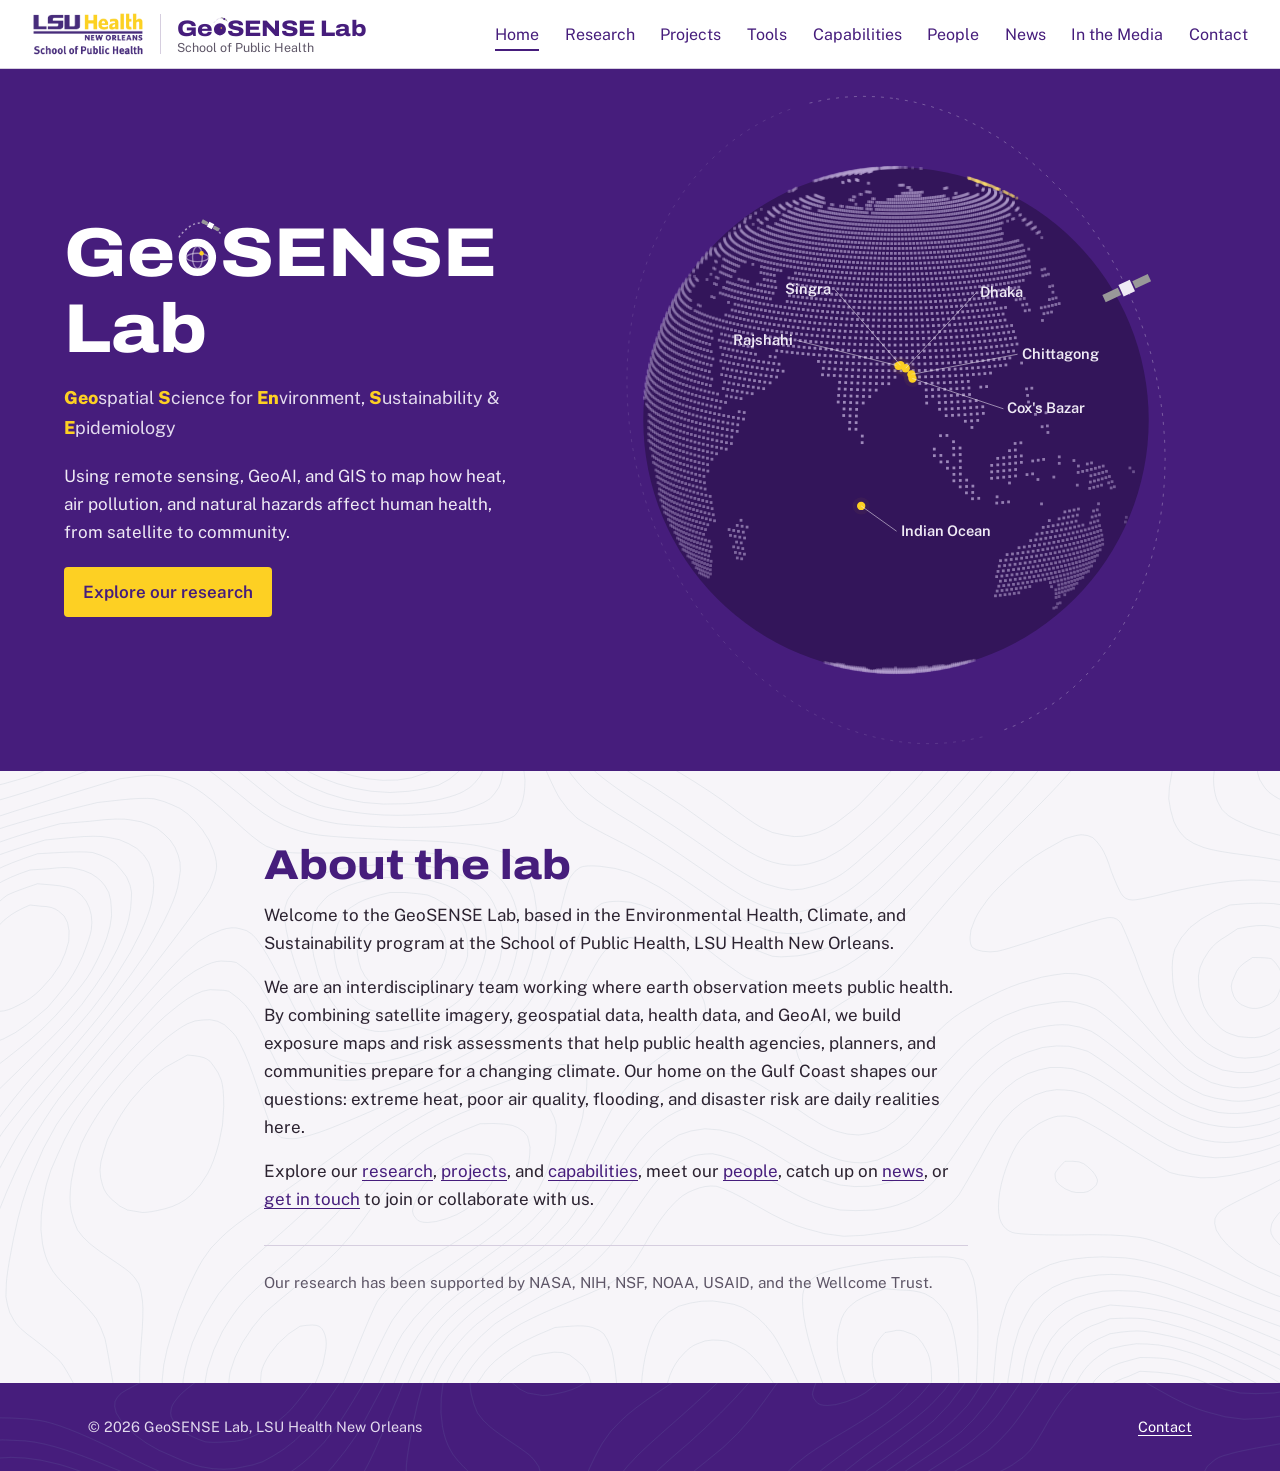
<file: index.html>
<!doctype html>
<!-- Colour theme: LSU Health New Orleans purple and gold. -->
<html lang="en">
  <head>
    <meta charset="UTF-8" />
    <meta name="viewport" content="width=device-width, initial-scale=1" />
    <title>
      GeoSENSE Lab | Geospatial Science for Environment, Sustainability &amp;
      Epidemiology
    </title>
    <meta
      name="description"
      content="GeoSENSE Lab at LSU Health Sciences Center School of Public Health uses satellite remote sensing, GIS, and machine learning to study how climate and the environment affect human health."
    />
    <link rel="preconnect" href="https://fonts.googleapis.com" />
    <link rel="preconnect" href="https://fonts.gstatic.com" crossorigin />
    <link
      href="https://fonts.googleapis.com/css2?family=Archivo:wdth,wght@112,600;112,800&family=Public+Sans:ital,wght@0,400;0,600;1,400&display=swap"
      rel="stylesheet"
    />
    <link rel="stylesheet" href="css/style.css" />
    <link rel="stylesheet" href="css/pages.css" />
    <link
      rel="stylesheet"
      href="https://cdnjs.cloudflare.com/ajax/libs/font-awesome/6.5.1/css/all.min.css"
    />
  </head>
  <body>
    <header>
      <nav class="wrap nav" aria-label="Main">
        <div class="brand-group">
          <a
            class="partner-logo"
            href="https://www.lsuhsc.edu/"
            target="_blank"
            rel="noopener"
          >
            <img src="images/lsuhsc-sph-logo.jpg" alt="LSU Health New Orleans School of Public Health" />
          </a>
          <span class="brand-divider" aria-hidden="true"></span>
          <a class="brand" href="#home" aria-label="GeoSENSE Lab, home"
            ><span aria-hidden="true"
              >Ge<svg
                class="globe-o"
                viewBox="0 0 62 100"
                aria-hidden="true"
                focusable="false"
              >
                <path
                  d="M4 44 Q34 4 66 40"
                  fill="none"
                  stroke="currentColor"
                  stroke-width="2.2"
                  stroke-dasharray="3 4"
                  opacity=".55"
                />
                <circle
                  cx="31"
                  cy="73"
                  r="21.5"
                  fill="#461D7C"
                  stroke="currentColor"
                  stroke-width="11"
                />
                <ellipse
                  cx="31"
                  cy="73"
                  rx="16"
                  ry="6"
                  fill="none"
                  stroke="currentColor"
                  stroke-opacity=".45"
                  stroke-width="2"
                />
                <ellipse
                  cx="31"
                  cy="73"
                  rx="7"
                  ry="16"
                  fill="none"
                  stroke="currentColor"
                  stroke-opacity=".45"
                  stroke-width="2"
                />
                <circle cx="37" cy="67" r="3.2" fill="#FDD023" />
                <g transform="translate(50 26.7) rotate(28)">
                  <rect
                    x="-14"
                    y="-2.6"
                    width="9"
                    height="5.2"
                    fill="#999999"
                  />
                  <rect x="5" y="-2.6" width="9" height="5.2" fill="#999999" />
                  <rect
                    x="-4"
                    y="-4"
                    width="8"
                    height="8"
                    fill="currentColor"
                  />
                </g></svg
              >SENSE Lab</span
            ><small>School of Public Health</small></a
          >
        </div>
        <button class="menu-btn" aria-expanded="false" aria-controls="menu">
          Menu
        </button>
        <ul id="menu">
          <li><a href="#home">Home</a></li>
          <li><a href="#research">Research</a></li>
          <li><a href="#projects">Projects</a></li>
          <li><a href="#tools">Tools</a></li>
          <li><a href="#capabilities">Capabilities</a></li>
          <li><a href="#people">People</a></li>
          <li><a href="#news">News</a></li>
          <li><a href="#media">In the Media</a></li>
          <li><a href="#contact">Contact</a></li>
        </ul>
      </nav>
    </header>

    <main>
      <!-- HOME -->
      <div class="page" id="page-home">
        <section class="hero">
          <canvas
            id="geoanim"
            role="img"
            aria-label="A rotating globe showing the lab's study sites in Bangladesh, the Indian Ocean, and the United States, followed by a polar-orbiting satellite scanning the contiguous United States to build a land surface temperature map"
          ></canvas>
          <div class="hero-text">
            <h1 aria-label="GeoSENSE Lab">
              Ge<svg
                class="globe-o"
                viewBox="0 0 62 100"
                aria-hidden="true"
                focusable="false"
              >
                <path
                  d="M4 44 Q34 4 66 40"
                  fill="none"
                  stroke="currentColor"
                  stroke-width="2.2"
                  stroke-dasharray="3 4"
                  opacity=".55"
                />
                <circle
                  cx="31"
                  cy="73"
                  r="21.5"
                  fill="#461D7C"
                  stroke="currentColor"
                  stroke-width="11"
                />
                <ellipse
                  cx="31"
                  cy="73"
                  rx="16"
                  ry="6"
                  fill="none"
                  stroke="currentColor"
                  stroke-opacity=".45"
                  stroke-width="2"
                />
                <ellipse
                  cx="31"
                  cy="73"
                  rx="7"
                  ry="16"
                  fill="none"
                  stroke="currentColor"
                  stroke-opacity=".45"
                  stroke-width="2"
                />
                <circle cx="37" cy="67" r="3.2" fill="#FDD023" />
                <g transform="translate(50 26.7) rotate(28)">
                  <rect
                    x="-14"
                    y="-2.6"
                    width="9"
                    height="5.2"
                    fill="#999999"
                  />
                  <rect x="5" y="-2.6" width="9" height="5.2" fill="#999999" />
                  <rect
                    x="-4"
                    y="-4"
                    width="8"
                    height="8"
                    fill="currentColor"
                  />
                </g></svg
              >SENSE Lab
            </h1>
            <p class="full">
              <b class="acr">Geo</b>spatial <b class="acr">S</b>cience for
              <b class="acr">En</b>vironment, <b class="acr">S</b>ustainability
              &amp; <b class="acr">E</b>pidemiology
            </p>
            <p class="lede">
              Using remote sensing, GeoAI, and GIS to map how heat, air
              pollution, and natural hazards affect human health, from satellite
              to community.
            </p>
            <p><a class="btn" href="#research">Explore our research</a></p>
          </div>
        </section>
        <section class="about">
          <div class="wrap">
            <h2>About the lab</h2>
            <p>
              Welcome to the GeoSENSE Lab, based in the Environmental Health,
              Climate, and Sustainability program at the School of Public
              Health, LSU Health New Orleans.
            </p>
            <p>
              We are an interdisciplinary team working where earth observation
              meets public health. By combining satellite imagery, geospatial
              data, health data, and GeoAI, we build exposure maps and risk
              assessments that help public health agencies, planners, and
              communities prepare for a changing climate. Our home on the Gulf
              Coast shapes our questions: extreme heat, poor air quality,
              flooding, and disaster risk are daily realities here.
            </p>
            <p>
              Explore our <a href="#research">research</a>,
              <a href="#projects">projects</a>, and
              <a href="#capabilities">capabilities</a>, meet our
              <a href="#people">people</a>, catch up on
              <a href="#news">news</a>, or
              <a href="#contact">get in touch</a> to join or collaborate with
              us.
            </p>
            <p class="ack">
              Our research has been supported by NASA, NIH, NSF, NOAA, USAID,
              and the Wellcome Trust.
            </p>
          </div>
        </section>
      </div>

      <!-- RESEARCH: content lives in pages/research.html -->
      <div
        class="page"
        id="page-research"
        data-src="pages/research.html"
        hidden
      ></div>

      <!-- PROJECTS: content lives in pages/projects.html -->
      <div
        class="page"
        id="page-projects"
        data-src="pages/projects.html"
        hidden
      ></div>
      <!-- TOOLS -->
      <div
        class="page"
        id="page-tools"
        data-src="pages/tools.html"
        hidden
      ></div>
      <!-- CAPABILITIES -->
      <div class="page" id="page-capabilities" hidden>
        <div class="page-head">
          <div class="wrap">
            <h2>Capabilities</h2>
            <p>What we bring to collaborations and funded projects.</p>
          </div>
        </div>
        <div class="page-body">
          <div class="wrap caps">
            <div>
              <h3>Earth observation</h3>
              <ul>
                <li>Landsat, Sentinel-1/2, MODIS, and NASA TEMPO data</li>
                <li>Multi-temporal image processing and compositing</li>
                <li>Land surface temperature retrieval</li>
              </ul>
            </div>
            <div>
              <h3>GeoAI</h3>
              <ul>
                <li>
                  Machine learning for land cover and environmental mapping
                </li>
                <li>Deep learning for satellite and aerial image analysis</li>
                <li>Spatiotemporal modeling of environmental exposures</li>
                <li>Large-scale processing on high-performance computing</li>
              </ul>
            </div>
            <div>
              <h3>GIS and spatial analysis</h3>
              <ul>
                <li>Vulnerability and risk indices</li>
                <li>Accessibility and network analysis</li>
              </ul>
            </div>
            <div>
              <h3>Environmental epidemiology</h3>
              <ul>
                <li>Exposure assessment for health studies</li>
                <li>Linking environmental and health data</li>
                <li>Community-focused risk communication</li>
              </ul>
            </div>
            <div>
              <h3>Decision-support tools</h3>
              <ul>
                <li>Interactive web maps for research communication</li>
                <li>Web tools for exploring exposure and risk data</li>
              </ul>
              <p><a href="#tools">See our tools</a></p>
            </div>
          </div>
        </div>
      </div>

      <!-- PEOPLE: content lives in pages/people.html -->
      <div
        class="page"
        id="page-people"
        data-src="pages/people.html"
        hidden
      ></div>

      <!-- NEWS: content lives in pages/news.html -->
      <div class="page" id="page-news" data-src="pages/news.html" hidden></div>

      <!-- IN THE MEDIA: content lives in pages/media.html -->
      <div
        class="page"
        id="page-media"
        data-src="pages/media.html"
        hidden
      ></div>

      <!-- CONTACT -->
      <div class="page" id="page-contact" hidden>
        <div class="page-head">
          <div class="wrap">
            <h2>Contact</h2>

            <p>We'd be glad to hear from you.</p>
          </div>
        </div>
        <div class="page-body">
          <div class="wrap">
            <p>
              We welcome motivated collaborators with interests in remote
              sensing, GIS, machine learning, or environmental health.
            </p>
            <p>
              To express interest, email Dr. Rahman with your CV, and a short
              statement of your research interests.
            </p>
            <p>
              <strong>GeoSENSE Lab</strong><br />Environmental Health, Climate,
              and Sustainability Program<br />School of Public Health, LSU
              Health New Orleans<br />New Orleans, Louisiana
            </p>
            <p><a href="mailto:mrahm8@lsuhsc.edu">mrahm8@lsuhsc.edu</a></p>
          </div>
        </div>
      </div>
    </main>

    <footer>
      <div class="wrap">
        <span
          >&copy; <span id="yr">2026</span> GeoSENSE Lab, LSU Health New
          Orleans</span
        >
        <span><a href="#contact">Contact</a></span>
      </div>
    </footer>
    <script>
      /* Resize the co-author map frame on the People page to fit its content */
      window.addEventListener("message", function (e) {
        var f = document.getElementById("collab-map-frame");
        if (f && e.data && e.data.gcMapHeight)
          f.style.height = e.data.gcMapHeight + "px";
      });
    </script>
    <script src="js/main.js"></script>
    <script src="js/publications.js"></script>
    <script src="js/pub-list.js"></script>
    <script src="js/research-map.js"></script>
    <script src="js/geoanim.js"></script>
  </body>
</html>
</file>
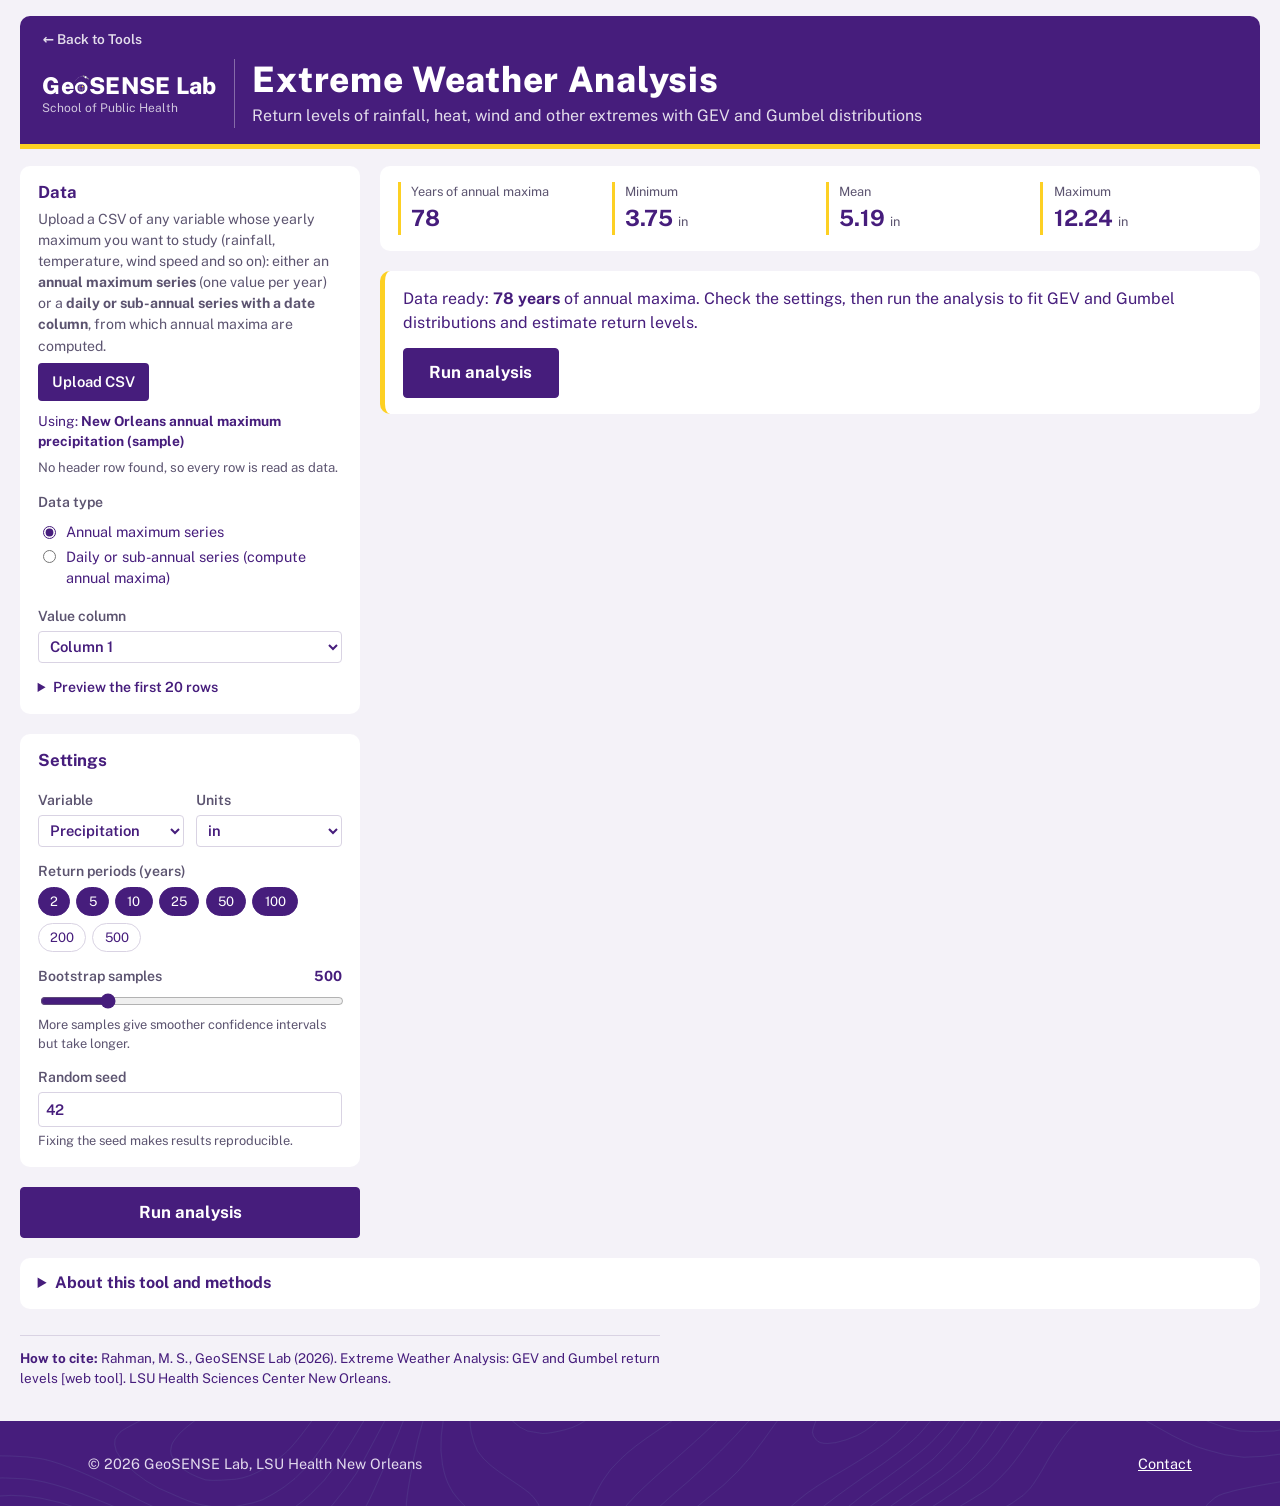
<file: tools/extreme-weather/index.html>
<!doctype html>
<html lang="en">
  <head>
    <meta charset="UTF-8" />
    <link rel="icon" type="image/svg+xml" href="./favicon.svg" />
    <meta name="viewport" content="width=device-width, initial-scale=1.0" />
    <meta name="description" content="Estimate return levels of extreme rainfall, heat, wind and other events with GEV and Gumbel distributions and bootstrap confidence intervals." />
    <link rel="preconnect" href="https://fonts.googleapis.com" />
    <link rel="preconnect" href="https://fonts.gstatic.com" crossorigin />
    <link href="https://fonts.googleapis.com/css2?family=Public+Sans:wght@400;600;700;800&display=swap" rel="stylesheet" />
    <title>Extreme Weather Analysis</title>
    <script type="module" crossorigin src="./assets/index-Bxy09OMJ.js"></script>
    <link rel="stylesheet" crossorigin href="./assets/index-BZBSYqC0.css">
  </head>
  <body>
    <div id="root"></div>
  </body>
</html>
</file>
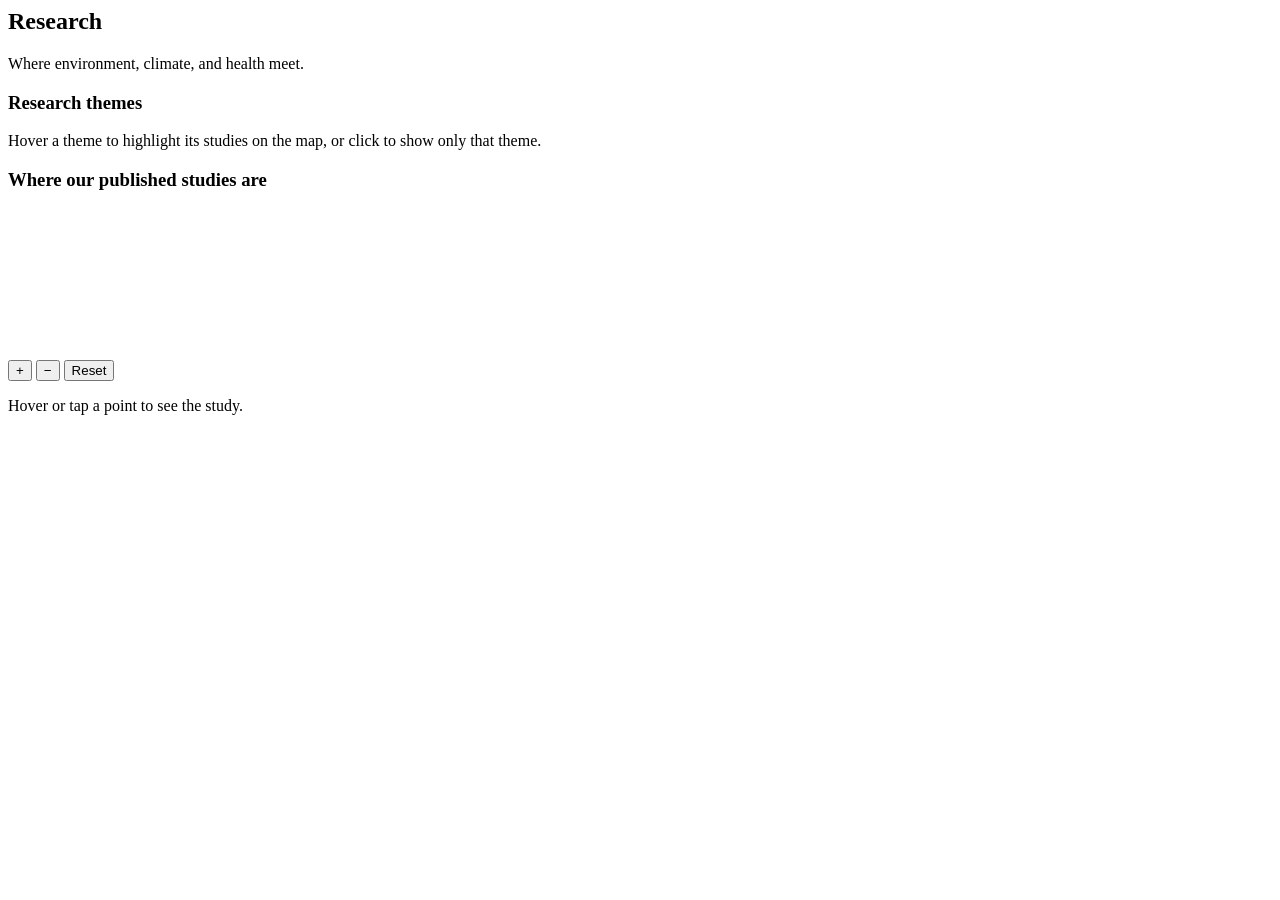
<file: pages/research.html>
<!-- GeoSENSE Lab: Research section.
     Loaded into index.html when the Research tab opens (no <html>, <head>, or menu).
     The map and theme list are filled in by js/research-map.js using data from js/publications.js.
     Keep the ids "theme-list" and "pubmap" and the class names below: the script looks for them. -->
<div class="page-head">
  <div class="wrap">
    <h2>Research</h2>
    <p>Where environment, climate, and health meet.</p>
  </div>
</div>
<div class="page-body">
  <div class="wrap wide">
    <div class="research-grid">
      <div class="theme-col">
        <h3>Research themes</h3>
        <p class="hint">
          Hover a theme to highlight its studies on the map, or click to show only that theme.
        </p>
        <ul class="theme-list" id="theme-list"></ul>
      </div>
      <div class="map-col">
        <div class="map-bar">
          <h3>Where our published studies are</h3>
        </div>
        <div class="pubmap" id="pubmap">
          <canvas aria-hidden="true"></canvas>
          <div class="pins"></div>
          <div class="pop" hidden></div>
          <div class="zoom" role="group" aria-label="Map zoom">
            <button type="button" class="zoom-in" aria-label="Zoom in">+</button>
            <button type="button" class="zoom-out" aria-label="Zoom out">&minus;</button>
            <button type="button" class="zoom-reset" aria-label="Show whole map">Reset</button>
          </div>
        </div>
        <p class="hint">Hover or tap a point to see the study.</p>
      </div>
    </div>
  </div>
</div>
</file>
<file: css/style.css>
/* Colour theme: LSU Health New Orleans purple and gold.
 * Colours: LSU Health New Orleans official purple #461D7C and gold #FDD023, black #000000 and 50% gray #999999 (LSUHNO Graphic Standards Manual, 2017). */
/* GeoSENSE Lab styles */
:root {
  --ink: #461D7C; --paper: #F7F5F9; --panel: #ECE7F2; --water: #461D7C;
  --muted: #5E5667; --line: #D6CEDF; --glow: #FDD023;
  --display: "Archivo", "Arial Narrow", Arial, sans-serif;
  --body: "Public Sans", "Segoe UI", Arial, sans-serif;
  --wrap: 72rem;
}
* { box-sizing: border-box; }
body { margin: 0; background: var(--paper) url("../images/contours-light.svg") 0 0 / 1500px repeat; color: var(--ink); font: 1.0625rem/1.65 var(--body); }
a { color: var(--water); text-underline-offset: 3px; }
a:hover { color: #000000; }
:focus-visible { outline: 3px solid var(--water); outline-offset: 3px; }
.wrap { max-width: var(--wrap); margin: 0 auto; padding: 0 1.5rem; }
h1, h2, h3 { font-family: var(--display); font-stretch: 112%; line-height: 1.1; margin: 0 0 .75rem; }
h2 { font-size: clamp(1.9rem, 3.4vw, 2.6rem); font-weight: 800; }
h3 { font-size: 1.2rem; font-weight: 600; }
p { margin: 0 0 1rem; max-width: 44rem; }

/* Header */
header { position: sticky; top: 0; z-index: 10; background: #fff; border-bottom: 1px solid var(--line); }
.nav { display: flex; align-items: center; justify-content: space-between; gap: 1rem; min-height: 4.25rem; max-width: none; padding: 0 2rem; }
.brand { color: var(--ink); text-decoration: none; font-family: var(--display); font-stretch: 112%; font-weight: 800; font-size: 1.4rem; line-height: 1.1; }
.brand small { display: block; font-family: var(--body); font-weight: 400; font-size: .78rem; color: var(--muted); }
.nav ul { display: flex; gap: 1.6rem; list-style: none; margin: 0; padding: 0; }
.nav ul a { color: var(--ink); text-decoration: none; font-size: 1rem; padding: .3rem 0; border-bottom: 2px solid transparent; }
.nav ul a:hover { color: var(--water); border-bottom-color: #FDD023; }
.nav ul a[aria-current="page"] { color: var(--water); border-bottom-color: var(--water); }
.menu-btn { display: none; background: none; border: 1px solid var(--ink); color: var(--ink); font: inherit; padding: .35rem .75rem; border-radius: 4px; cursor: pointer; }

/* Full-width animated banner */
.hero { position: relative; height: min(78vh, 46rem); min-height: 30rem; background: var(--ink); color: #fff; overflow: hidden; }
.hero canvas { position: absolute; inset: 0; width: 100%; height: 100%; display: block; }
.hero-text { position: relative; z-index: 1; height: 100%; display: flex; flex-direction: column; justify-content: center; max-width: 40%; padding: 0 0 0 max(2rem, 5vw); pointer-events: none; }
.hero-text > * { pointer-events: auto; }
.hero h1 { font-size: clamp(2.6rem, 5.4vw, 5rem); font-weight: 800; margin-bottom: 1rem; }
.hero .full { font-size: clamp(1.05rem, 1.4vw, 1.3rem); color: #E3DAEE; margin-bottom: 1.25rem; }
.acr { color: var(--glow); font-weight: 800; }
/* Globe with satellite standing in for the "o" in GeoSENSE */
.globe-o { display: inline-block; width: .62em; height: 1em; vertical-align: baseline; overflow: visible; margin: 0 .015em; }
.hero .lede { color: #EFEAF5; max-width: 30rem; }
.btn { display: inline-block; background: var(--glow); color: var(--ink); text-decoration: none; padding: .7rem 1.2rem; border-radius: 4px; font-weight: 600; margin: .25rem .5rem 0 0; }
.btn:hover { background: #fff; color: var(--ink); }
.btn.alt { background: transparent; color: #fff; border: 1.5px solid #fff; }
.btn.alt:hover { background: #fff; color: var(--ink); }
.btn.dark { background: var(--ink); color: #fff; }
.btn.dark:hover { background: #000000; color: #fff; }

/* Pages */
.page[hidden] { display: none; }
.page-head { background: var(--ink) url("../images/contours-dark.svg") 0 0 / 1500px repeat; color: #fff; padding: 3.5rem 0 3rem; }
.page-head p { color: #E3DAEE; margin: 0; }
.page-body { padding: 3.5rem 0 4.5rem; }
.about { padding: 4.5rem 0; }
.about .wrap { max-width: 50rem; }
.ack { margin-top: 2rem; padding-top: 1.5rem; border-top: 1px solid var(--line); color: var(--muted); font-size: .95rem; }

/* Research: themes beside the publication map */
.wrap.wide { max-width: 96rem; }
.research-grid { display: grid; grid-template-columns: minmax(15rem, 19rem) 1fr; gap: 2.5rem; align-items: start; }
.hint { font-size: .9rem; color: var(--muted); }
.map-col .hint { margin-top: .75rem; }
.theme-list { list-style: none; margin: 0; padding: 0; }
.theme { display: grid; grid-template-columns: 1rem 1fr; column-gap: .75rem; width: 100%; text-align: left; font: inherit; color: inherit;
  background: none; border: 0; border-left: 4px solid transparent; padding: .8rem .75rem; cursor: pointer; border-radius: 0 4px 4px 0; }
.theme:hover, .theme.on { background: #fff; border-left-color: var(--c); }
.theme .dot { width: .85rem; height: .85rem; border-radius: 50%; background: var(--c); margin-top: .3rem; }
.tname { font-weight: 600; }
.tcount { grid-column: 2; font-size: .82rem; color: var(--muted); }
.ttext { grid-column: 2; font-size: .9rem; color: var(--muted); margin-top: .25rem; line-height: 1.5; }
.map-bar { display: flex; flex-wrap: wrap; justify-content: space-between; align-items: center; gap: .75rem; margin-bottom: .75rem; }
.map-bar h3 { margin: 0; }
.pubmap { position: relative; aspect-ratio: 16 / 9; border-radius: 6px; overflow: hidden; cursor: grab; touch-action: none; user-select: none; }
.pubmap.grabbing { cursor: grabbing; }
.zoom { position: absolute; top: .75rem; right: .75rem; z-index: 4; display: flex; flex-direction: column; border-radius: 4px; overflow: hidden;
  box-shadow: 0 2px 8px rgba(0,0,0,.3); }
.zoom button { font: inherit; font-size: 1.15rem; line-height: 1; width: 2.2rem; height: 2.2rem; border: 0; background: #fff; color: var(--ink); cursor: pointer; }
.zoom button + button { border-top: 1px solid var(--line); }
.zoom .zoom-reset { font-size: .68rem; font-weight: 600; }
.zoom button:hover { background: var(--panel); }
.zoom button:disabled { color: var(--line); cursor: default; background: #fff; }
.pubmap canvas { position: absolute; inset: 0; width: 100%; height: 100%; border-radius: 6px; }
.pins { position: absolute; inset: 0; }
.pin { position: absolute; width: 14px; height: 14px; margin: -7px 0 0 -7px; padding: 0; border-radius: 50%; cursor: pointer;
  background: var(--c); border: 2px solid #461D7C; box-shadow: 0 0 0 3px color-mix(in srgb, var(--c) 35%, transparent);
  transition: transform .15s, opacity .15s; }
.pin:hover, .pin:focus-visible { transform: scale(1.45); z-index: 2; }
.pin.dim { opacity: .15; }
.pop { position: absolute; z-index: 5; width: min(20rem, 80%); background: #fff; color: var(--ink); border-radius: 6px; padding: 1rem 1.1rem;
  box-shadow: 0 10px 30px rgba(70,29,124,.3); font-size: .9rem; line-height: 1.5; }
.pop h4 { font-family: var(--display); font-stretch: 112%; font-size: 1rem; line-height: 1.25; margin: .45rem 0 .35rem; }
.pop p { margin: 0 0 .6rem; }
.pop .pop-meta { color: var(--muted); font-size: .82rem; }
.pop img { width: 100%; border-radius: 4px; margin: .25rem 0 .6rem; }
.pop a { font-weight: 600; }
.pop-theme { display: inline-flex; align-items: center; gap: .4rem; font-size: .78rem; font-weight: 600; color: var(--muted); }
.pop-theme::before { content: ""; width: .6rem; height: .6rem; border-radius: 50%; background: var(--c); }

.caps { display: flex; flex-wrap: wrap; justify-content: center; gap: 2.5rem; }
.caps > div { flex: 0 1 calc((100% - 5rem) / 3); }
@media (max-width: 900px) { .caps > div { flex-basis: calc((100% - 2.5rem) / 2); } }
@media (max-width: 560px) { .caps > div { flex-basis: 100%; } }
.caps ul { margin: 0; padding-left: 1.1rem; }
.caps li { margin-bottom: .35rem; }

.people-intro { font-size: 1.1rem; max-width: 50rem; margin-bottom: 3rem; }
.pi { display: grid; grid-template-columns: 11rem 1fr; gap: 2.5rem; margin-bottom: 3.5rem; }
.photo { width: 11rem; aspect-ratio: 1; border-radius: 50%; background: var(--water); color: #fff; display: grid; place-items: center; font-family: var(--display); font-weight: 800; font-size: 2.6rem; overflow: hidden; }
.photo img { width: 100%; height: 100%; object-fit: cover; }
.role { color: var(--muted); margin-bottom: .75rem; }
.team { display: grid; grid-template-columns: repeat(auto-fill, minmax(16rem, 1fr)); gap: 2.5rem; }
.member .photo { width: 7rem; font-size: 1.7rem; margin-bottom: .75rem; }
.member.open .photo { background: transparent; border: 2px dashed var(--line); color: var(--muted); }
.member h3 { font-size: 1.05rem; margin-bottom: .2rem; }
.member p { font-size: .92rem; color: var(--muted); margin: 0; }
.member .role { margin-bottom: .6rem; }
.member .bio { color: var(--ink); line-height: 1.6; }

.news { list-style: none; margin: 0; padding: 0; max-width: 50rem; }
.news li { display: grid; grid-template-columns: 8rem 1fr; gap: 1.5rem; padding: 1.1rem 0; border-bottom: 1px solid var(--line); }
.news time { font-weight: 600; color: var(--water); }

footer { background: var(--ink) url("../images/contours-dark.svg") 400px 300px / 1500px repeat; color: #E3DAEE; padding: 2rem 0; font-size: .9rem; }
footer .wrap { display: flex; flex-wrap: wrap; justify-content: space-between; gap: 1rem; }
footer a { color: #fff; }

@media (max-width: 860px) {
  .nav { padding: 0 1.25rem; }
  .menu-btn { display: block; }
  .nav ul { display: none; position: absolute; top: 4.25rem; left: 0; right: 0; flex-direction: column; gap: 0; background: #fff; padding: .5rem 1.25rem 1rem; border-bottom: 1px solid var(--line); }
  .nav ul.show { display: flex; }
  .nav ul a { display: block; padding: .6rem 0; }
  .hero { height: auto; min-height: 0; }
  .hero canvas { position: relative; height: 58vh; min-height: 20rem; }
  .hero-text { max-width: none; padding: 2rem 1.25rem 2.5rem; }
  .pi { grid-template-columns: 1fr; }
  .research-grid { grid-template-columns: 1fr; }
  .pubmap { aspect-ratio: 3 / 2; }
  .news li { grid-template-columns: 1fr; gap: .25rem; }
}

/* Profile icon links (People page) */
.profile-links { display: flex; gap: 1rem; margin-top: .5rem; }
.profile-links a { font-size: 1.5rem; color: var(--water); text-decoration: none; }
.profile-links a:hover { color: #000000; }
.member .profile-links { margin-top: .6rem; }

/* Collaborators (People page) */
.section-title { font-size: 1.5rem; margin: 4rem 0 1.5rem; padding-top: 2rem; border-top: 1px solid var(--line); }
.collaborators { display: grid; grid-template-columns: repeat(auto-fill, minmax(18rem, 1fr)); gap: 1rem; }
.collab { display: grid; grid-template-columns: 4.5rem 1fr; gap: 1rem; align-items: center; padding: 1rem; border-radius: 6px;
  background: rgba(255,255,255,.75); border: 1px solid var(--line); color: var(--ink); text-decoration: none; transition: border-color .15s, box-shadow .15s; }
.collab:hover { color: var(--ink); border-color: var(--water); box-shadow: 0 4px 14px rgba(70,29,124,.08); }
.collab .photo { width: 4.5rem; font-size: 1.2rem; }
.collab h4 { font-family: var(--display); font-stretch: 112%; font-size: 1rem; margin: 0 0 .2rem; }
.collab:hover h4 { color: var(--water); }
.collab p { margin: 0; font-size: .88rem; color: var(--muted); line-height: 1.45; }

/* LSUHSC theme: near-black body text for readability, purple headings on light areas */
body { color: #2B2230; }
.member .bio { color: #2B2230; }
.page-body h2, .page-body h3, .page-body h4, .about h2, .about h3 { color: var(--ink); }

/* Header: LSU Health New Orleans logo + GeoSENSE name */
.brand-group { display: flex; align-items: center; gap: 1rem; }
.brand-divider { width: 1px; height: 2.5rem; background: var(--line); }
.partner-logo img { display: block; height: 2.75rem; width: auto; }
@media (max-width: 700px) {
  .partner-logo img { height: 2rem; }
  .brand-divider { height: 1.75rem; }
}
@media (max-width: 480px) {
  .brand-divider, .partner-logo { display: none; }
}
</file>
<file: css/pages.css>
/* Colour theme: LSU Health New Orleans purple and gold. */
/* GeoSENSE Lab: styles for the section pages (News, In the Media, Projects, Tools).
 * Loaded in index.html right after style.css, and uses the colour variables defined there
 * (--ink, --muted, --water). Two extra variables used only by these pages are defined below. */

:root {
  --rule: #E4DEEA;   /* light divider lines between items */
  --card: #FFFFFF;   /* card background (Tools) */
}

/* ============================== News (news.html) ============================== */
  .nw-list { border-top: 2px solid var(--ink); }
  .nw-item { display: grid; grid-template-columns: 7.5rem 1fr; gap: 1.5rem;
               padding: 1.5rem 0; border-bottom: 1px solid var(--rule); }
  .nw-date { color: var(--muted); font-size: 1rem; line-height: 1.3;
               border-left: 4px solid var(--water); padding-left: .75rem; }
  .nw-date strong { display: block; color: var(--ink); font-size: 1.35rem; }
  .nw-item h4 { font-size: 1.15rem; line-height: 1.35; margin: 0 0 .5rem; }
  .nw-item p { margin: 0 0 .6rem; max-width: 70ch; }
  .nw-item img { display: block; max-width: 100%; width: 420px; height: auto; border-radius: 6px; margin: .4rem 0 .7rem; }
  .nw-more { font-weight: 600; }
  @media (max-width: 640px) {
    .nw-item { grid-template-columns: 1fr; gap: .5rem; }
    .nw-date strong { display: inline; font-size: 1rem; margin-right: .3rem; }
  }

/* ============================== In the Media (media.html) ============================== */
  .md-group {
    margin: 0 0 3rem;
  }
  .md-group > h3 {
    font-size: 1.4rem;
    margin: 0 0 0.9rem;
  }
  .md-list {
    border-top: 2px solid var(--ink);
  }
  .md-item {
    display: grid;
    grid-template-columns: 7.5rem 1fr;
    gap: 1.5rem;
    padding: 1.5rem 0;
    border-bottom: 1px solid var(--rule);
  }
  .md-date {
    color: var(--muted);
    font-size: 1rem;
    line-height: 1.3;
    border-left: 4px solid var(--water);
    padding-left: 0.75rem;
  }
  .md-date strong {
    display: block;
    color: var(--ink);
    font-size: 1.35rem;
  }
  .md-item h4 {
    font-size: 1.15rem;
    line-height: 1.35;
    margin: 0 0 0.25rem;
  }
  .md-source {
    color: var(--muted);
    font-size: 0.95rem;
    margin: 0 0 0.75rem;
  }
  .md-item p {
    margin: 0 0 0.6rem;
    max-width: 70ch;
  }
  .md-video {
    width: 100%;
    max-width: 640px;
    aspect-ratio: 16 / 9;
    margin: 0.2rem 0 0.8rem;
    background: var(--ink);
    border-radius: 6px;
    overflow: hidden;
  }
  .md-video iframe {
    display: block;
    width: 100%;
    height: 100%;
    border: 0;
  }
  .md-item img {
    display: block;
    max-width: 100%;
    width: 420px;
    height: auto;
    border-radius: 6px;
    margin: 0.2rem 0 0.8rem;
  }
  .md-item img.md-cover {
    width: 220px;
    border: 1px solid var(--rule);
  }
  .md-links a {
    display: inline-block;
    margin-right: 1.25rem;
  }
  .md-more {
    font-weight: 600;
  }
  @media (max-width: 640px) {
    .md-item {
      grid-template-columns: 1fr;
      gap: 0.5rem;
    }
    .md-date strong {
      display: inline;
      font-size: 1rem;
      margin-right: 0.3rem;
    }
  }

/* ============================== Projects (projects.html) ============================== */
  .proj {
          --p-env: #1F6F6B; --p-sus: #5B7F2A; --p-pub: #7A3B69; }
  .proj h3.proj-group { font-size: 1.5rem; margin: 2.5rem 0 .5rem; padding-bottom: .5rem;
                        border-bottom: 2px solid var(--ink); }

  /* Theme filter (pure CSS: radio buttons styled as pills, no script needed) */
  .proj-filter-input { position: absolute; opacity: 0; pointer-events: none; }
  .proj-filter { display: flex; flex-wrap: wrap; gap: .5rem; margin: 0 0 1rem; }
  .proj-filter label { font-size: .9rem; font-weight: 500; padding: .4rem .9rem; cursor: pointer;
                       border: 1.5px solid var(--ink); border-radius: 999px; color: var(--ink); }
  #pf-all:checked ~ .proj-filter label[for="pf-all"],
  #pf-env:checked ~ .proj-filter label[for="pf-env"],
  #pf-sus:checked ~ .proj-filter label[for="pf-sus"],
  #pf-pub:checked ~ .proj-filter label[for="pf-pub"] { background: var(--ink); color: #fff; }
  .proj-filter-input:focus-visible ~ .proj-filter label { outline: none; }
  #pf-all:focus-visible ~ .proj-filter label[for="pf-all"],
  #pf-env:focus-visible ~ .proj-filter label[for="pf-env"],
  #pf-sus:focus-visible ~ .proj-filter label[for="pf-sus"],
  #pf-pub:focus-visible ~ .proj-filter label[for="pf-pub"] { outline: 3px solid var(--p-env); outline-offset: 2px; }
  #pf-env:checked ~ .proj-list .proj-item:not(.t-env),
  #pf-sus:checked ~ .proj-list .proj-item:not(.t-sus),
  #pf-pub:checked ~ .proj-list .proj-item:not(.t-pub) { display: none; }

  /* Project entry: dates on the left, details on the right */
  .proj-item { display: grid; grid-template-columns: 9rem 1fr; gap: 1.5rem;
               padding: 1.5rem 0; border-bottom: 1px solid var(--rule); }
  .proj-dates { color: var(--muted); font-size: 1.02rem; line-height: 1.35;
                border-left: 4px solid var(--c, var(--ink)); padding-left: .75rem; }
  .proj-item h4 { font-size: 1.15rem; line-height: 1.35; margin: 0 0 .6rem; }
  .proj-meta { display: grid; grid-template-columns: max-content 1fr; gap: .15rem 1rem;
               margin: 0 0 .75rem; font-size: .93rem; }
  .proj-meta dt { color: var(--muted); }
  .proj-meta dd { margin: 0; }
  .proj-summary { margin: 0 0 .75rem; max-width: 70ch; }
  .proj-tags { display: flex; flex-wrap: wrap; gap: .4rem; }
  .proj-tag { font-size: .8rem; font-weight: 500; padding: .15rem .6rem; border-radius: 4px; color: #fff; }
  .proj-tag.env { background: var(--p-env); }
  .proj-tag.sus { background: var(--p-sus); }
  .proj-tag.pub { background: var(--p-pub); }
  .proj-todo { background: #FFF1B8; padding: 0 .25rem; }
  /* Project map (separate page, embedded) */
  .proj-map { margin: 0 0 2rem; }
  .proj-map iframe { display: block; width: 100%; height: 480px; border: 1px solid var(--rule); border-radius: 6px; }

  /* Related publications (collapsible) */
  .proj-pubs { margin-top: .9rem; font-size: .93rem; }
  .proj-pubs summary { cursor: pointer; font-weight: 600; color: var(--ink); }
  .proj-pubs summary:focus-visible { outline: 3px solid var(--p-env); outline-offset: 2px; }
  .proj-pubs ul { margin: .5rem 0 0; padding-left: 1.2rem; }
  .proj-pubs li { margin-bottom: .4rem; }

  @media (max-width: 640px) {
    .proj-item { grid-template-columns: 1fr; gap: .6rem; }
    .proj-map iframe { height: 440px; }
  }

/* ============================== Tools (tools.html) ============================== */
  .tl-grid {
    display: grid;
    grid-template-columns: 1fr;
    gap: 1.75rem;
  }
  .tl-card {
    display: flex;
    flex-direction: column;
    background: var(--card);
    border: 1px solid var(--rule);
    border-top: 4px solid var(--water);
    border-radius: 6px;
    overflow: hidden;
  }
  .tl-shot {
    position: relative;
    aspect-ratio: 8 / 5;
    background: #eef3f6;
    border-bottom: 1px solid var(--rule);
  }
  .tl-shot img,
  .tl-shot svg {
    display: block;
    width: 100%;
    height: 100%;
    object-fit: contain;
  }
  .tl-status {
    position: absolute;
    top: 0.75rem;
    left: 0.75rem;
    padding: 0.2rem 0.6rem;
    border-radius: 3px;
    font-size: 0.8rem;
    font-weight: 700;
    letter-spacing: 0.03em;
    text-transform: uppercase;
  }
  .tl-soon { background: var(--ink); color: #fff; }
  .tl-live { background: #2e7d4f; color: #fff; }
  .tl-beta { background: #b7791f; color: #fff; }
  .tl-body {
    display: flex;
    flex-direction: column;
    flex: 1;
    padding: 1.25rem 1.35rem 1.4rem;
  }
  .tl-body h3 {
    font-size: 1.2rem;
    line-height: 1.3;
    margin: 0 0 0.15rem;
  }
  .tl-short {
    color: var(--water);
    font-weight: 700;
    font-size: 0.95rem;
    margin: 0 0 0.7rem;
  }
  .tl-body p {
    margin: 0 0 0.9rem;
  }
  .tl-tags {
    display: flex;
    flex-wrap: wrap;
    gap: 0.4rem;
    margin: 0 0 1.2rem;
    padding: 0;
    list-style: none;
  }
  .tl-tags li {
    font-size: 0.8rem;
    color: var(--muted);
    border: 1px solid var(--rule);
    border-radius: 999px;
    padding: 0.15rem 0.6rem;
  }
  .tl-actions {
    margin-top: auto;
    display: flex;
    flex-wrap: wrap;
    align-items: center;
    gap: 1rem;
  }
  .tl-btn {
    display: inline-block;
    padding: 0.55rem 1.1rem;
    border-radius: 4px;
    background: var(--water);
    color: #fff;
    font-weight: 600;
    text-decoration: none;
  }
  .tl-btn:hover { background: var(--ink); color: #fff; }
  .tl-btn[aria-disabled="true"] {
    background: transparent;
    color: var(--muted);
    border: 1px dashed var(--muted);
    cursor: default;
  }
  .tl-link { font-weight: 600; }
  /* Whole card opens the tool: the Launch link is stretched over the card.
     Other links in the card (e.g. "Data, methods and code") sit above it and keep working. */
  .tl-card { position: relative; transition: box-shadow 0.15s, transform 0.15s; }
  .tl-card a.tl-btn:not([aria-disabled])::after { content: ""; position: absolute; inset: 0; z-index: 1; }
  .tl-card .tl-link { position: relative; z-index: 2; }
  .tl-card:has(a.tl-btn:not([aria-disabled])):hover {
    box-shadow: 0 6px 20px rgba(70, 29, 124, 0.18);
    transform: translateY(-2px);
  }
  .tl-card:has(a.tl-btn:not([aria-disabled])):hover .tl-btn { background: #000; }
  .tl-card a.tl-btn:focus-visible { outline: 3px solid var(--glow); outline-offset: 2px; }
  @media (prefers-reduced-motion: reduce) { .tl-card { transition: none; } .tl-card:hover { transform: none !important; } }
  /* Wide screens: rectangular card, preview on the left, text on the right */
  @media (min-width: 760px) {
    .tl-card {
      display: grid;
      grid-template-columns: minmax(0, 1.2fr) minmax(0, 1fr);
    }
    .tl-shot {
      aspect-ratio: auto;
      min-height: 100%;
      border-bottom: 0;
      border-right: 1px solid var(--rule);
      display: flex;
      align-items: center;
    }
    .tl-shot img {
      height: auto;
    }
    .tl-body {
      padding: 1.75rem 2rem;
    }
  }
</file>
<file: tools/extreme-weather/assets/index-BZBSYqC0.css>
:root{--lsu-purple:#461d7c;--lsu-gold:#fdd023;--hover-dark:#000;--bg:#f4f2f8;--panel:#fff;--ink:#461d7c;--ink-2:#5c5470;--line:#d9d3e3;--accent:var(--lsu-purple);--accent-ink:#fff;--haze:#fff6d1;--error:#a3302a;--radius-sm:4px;--radius-lg:10px;color:var(--ink);background:var(--bg);--lightningcss-light:initial;--lightningcss-dark: ;color-scheme:light;font-family:Public Sans,system-ui,-apple-system,Segoe UI,Roboto,sans-serif;font-size:16px;line-height:1.5}*{box-sizing:border-box}body{margin:0}html,body{overflow-x:clip}h1,h2{margin:0;line-height:1.2}h2{color:var(--lsu-purple);margin-bottom:.5rem;font-size:1.05rem;font-weight:700}a{color:var(--accent)}code{background:var(--panel);border-radius:var(--radius-sm);padding:0 .25em;font-size:.9em}:focus-visible{outline:3px solid var(--accent);outline-offset:2px}.sr-only{clip:rect(0 0 0 0);white-space:nowrap;border:0;width:1px;height:1px;margin:-1px;padding:0;position:absolute;overflow:hidden}.app{max-width:1440px;margin:0 auto;padding:1rem 1.25rem 2rem}.masthead{background:var(--lsu-purple);color:#fff;border-bottom:5px solid var(--lsu-gold);border-radius:var(--radius-lg) var(--radius-lg) 0 0;padding:.7rem 1.4rem 1rem}.masthead-row{flex-wrap:wrap;justify-content:space-between;align-items:center;gap:1rem;display:flex}.back-link{color:#ffffffd9;margin-bottom:.6rem;font-size:.85rem;font-weight:600;text-decoration:none;display:inline-block}.back-link:hover{color:var(--lsu-gold);text-decoration:underline}.masthead h1{letter-spacing:.02em;font-size:2.2rem;font-weight:800}.tagline{color:#ffffffd9;margin:.15rem 0 0}.updated{text-align:right;color:#fffc;margin:0;font-size:.85rem}.masthead :focus-visible{outline-color:var(--lsu-gold)}.brand{align-items:center;gap:1.1rem;display:flex}.brand-divider{background:#ffffff59;align-self:stretch;width:1px}.gs-brand{color:#fff;flex-direction:column;line-height:1.1;text-decoration:none;display:flex}.gs-word{letter-spacing:.01em;white-space:nowrap;font-size:1.45rem;font-weight:800}.gs-brand small{color:#ffffffbf;margin-top:.2rem;font-size:.75rem}.globe-o{vertical-align:baseline;width:.62em;height:1em;margin:0 .02em;display:inline-block}.banner{background:var(--haze);border-left:4px solid var(--lsu-gold);margin:0;padding:.55rem .9rem;font-size:.9rem}.layout{grid-template-columns:340px minmax(0,1fr);align-items:start;gap:1.25rem;margin-top:1.1rem;display:grid}.side{flex-direction:column;gap:1.25rem;display:flex}.side>section,.panel,.summary{background:var(--panel);border-radius:var(--radius-lg);padding:1rem 1.1rem}.results{flex-direction:column;gap:1.25rem;min-width:0;display:flex}.results>div{flex-direction:column;gap:1.25rem;display:flex}.two-col{grid-template-columns:minmax(0,1.4fr) minmax(0,1fr);align-items:start;gap:1.25rem;display:grid}@media (width<=960px){.layout,.two-col{grid-template-columns:minmax(0,1fr)}.brand{flex-wrap:wrap}.gs-word{font-size:1.15rem}.masthead h1{font-size:1.7rem}}input[type=number],input[type=text],select{font:inherit;color:var(--ink);border:1px solid var(--line);border-radius:var(--radius-sm);background:#fff;width:100%;min-width:0;padding:.35rem .45rem;font-size:.92rem}.chip{font:inherit;border:1px solid var(--line);color:var(--ink);cursor:pointer;background:#fff;border-radius:999px;padding:.25rem .7rem;font-size:.82rem}.chip.active{background:var(--lsu-purple);color:#fff;border-color:var(--lsu-purple)}.chip:hover:not(.active){border-color:var(--hover-dark)}.btn{font:inherit;cursor:pointer;border-radius:var(--radius-sm);border:1px solid var(--accent);background:var(--accent);color:var(--accent-ink);padding:.5rem .9rem;font-size:.92rem;font-weight:600}.btn.secondary{color:var(--accent);background:#fff}.btn:not(:disabled):hover{background:var(--hover-dark);border-color:var(--hover-dark)}.btn.secondary:not(:disabled):hover{color:var(--lsu-purple);background:#f1ecf8}.btn:disabled{opacity:.45;cursor:not-allowed}.link-btn{font:inherit;color:var(--accent);cursor:pointer;background:0 0;border:0;margin-top:.5rem;padding:0;font-size:.85rem;text-decoration:underline}.icon-btn{color:var(--ink-2);cursor:pointer;border-radius:var(--radius-sm);background:0 0;border:0;padding:.1rem .35rem;font-size:1.1rem;line-height:1}.icon-btn:hover{background:var(--bg);color:var(--ink)}.download .btn{width:100%;margin-top:.3rem}.state-dl{grid-template-columns:1fr auto;gap:.5rem;margin-top:.7rem;display:grid}.state-dl .btn{width:auto;margin-top:0}.table-scroll{overflow-x:auto}table{border-collapse:collapse;width:100%;font-size:.86rem}th{text-align:left;color:var(--ink-2);border-bottom:1px solid var(--line);padding:.3rem .35rem;font-weight:600}td{vertical-align:middle;border-bottom:1px solid #eef1f3;padding:.35rem}.num{text-align:right;font-variant-numeric:tabular-nums;white-space:nowrap}.dot{vertical-align:0;border-radius:50%;width:10px;height:10px;margin-right:.45rem;display:inline-block}.muted{color:var(--ink-2);margin:0 0 .4rem;font-size:.88rem}.notice{background:var(--haze);border-radius:var(--radius-sm);margin:0 0 .6rem;padding:.4rem .6rem;font-size:.86rem}.error{color:var(--error);font-size:.86rem}.chart{position:relative}.check{cursor:pointer;align-items:center;gap:.4rem;font-size:.88rem;display:inline-flex}.chart-empty{text-align:center;min-height:200px;color:var(--ink-2);border:1px dashed var(--line);border-radius:var(--radius-sm);place-items:center;padding:1rem;display:grid}.chart-empty p{max-width:44ch;margin:0}.about{background:var(--panel);border-radius:var(--radius-lg);margin-top:1.25rem;padding:.85rem 1.1rem}.about summary{cursor:pointer;color:var(--lsu-purple);font-weight:700}.about-body{max-width:80ch;margin-top:.6rem;font-size:.92rem}.about-body h3{color:var(--lsu-purple);margin:.9rem 0 .3rem;font-size:.95rem}.about-body ul{margin:0 0 .5rem;padding-left:1.2rem}.about-body li{margin-bottom:.25rem}.foot{border-top:1px solid var(--line);color:var(--ink-2);max-width:80ch;margin-top:1.6rem;padding-top:.8rem;font-size:.84rem}.foot p{margin:0 0 .35rem}.foot .cite{color:var(--ink)}.site-foot{background:var(--lsu-purple) url(../contours-dark.svg) 400px 300px / 1500px repeat;color:#e3daee;margin:2rem calc(50% - 50vw) -2rem;padding:2rem 0;font-size:.9rem}.site-foot-inner{flex-wrap:wrap;justify-content:space-between;gap:1rem;max-width:72rem;margin:0 auto;padding:0 1.5rem;display:flex}.site-foot a{color:#fff}.site-foot a:hover{color:var(--lsu-gold)}.site-foot :focus-visible{outline-color:var(--lsu-gold)}.status{max-width:60ch;margin:4rem auto;padding:0 1rem}.status h1{margin-bottom:.6rem;font-size:1.5rem}@media (prefers-reduced-motion:reduce){*{transition:none!important;animation:none!important}}.panel-head{flex-wrap:wrap;justify-content:space-between;align-items:center;gap:.5rem 1rem;margin-bottom:.5rem;display:flex}.panel-head h2{margin:0}.clear-btn{width:auto;padding:.4rem .85rem;font-size:.88rem}.side h2{margin-bottom:.4rem}.field{color:var(--ink-2);flex-direction:column;gap:.25rem;margin-top:.85rem;font-size:.88rem;font-weight:600;display:flex}.field small{font-size:.8rem;font-weight:400}.field-row{justify-content:space-between;display:flex}.field output{color:var(--ink);font-weight:700}input[type=range]{width:100%;accent-color:var(--lsu-purple)}fieldset.radio,fieldset.chips-field{border:0;min-width:0;margin:.85rem 0 0;padding:0}fieldset.radio legend,fieldset.chips-field legend{color:var(--ink-2);margin-bottom:.3rem;padding:0;font-size:.88rem;font-weight:600}fieldset.radio label{color:var(--ink);cursor:pointer;align-items:flex-start;gap:.45rem;margin:.2rem 0;font-size:.9rem;display:flex}fieldset.radio input{accent-color:var(--lsu-purple);margin-top:.3rem}.chips{flex-wrap:wrap;gap:.4rem;display:flex}.file-btn{cursor:pointer;border-radius:var(--radius-sm);background:var(--accent);color:#fff;padding:.5rem .9rem;font-size:.92rem;font-weight:600;display:inline-block}.file-btn:hover{background:var(--hover-dark)}.file-btn:focus-within{outline:3px solid var(--accent);outline-offset:2px}.file-btn input{opacity:0;width:1px;height:1px;position:absolute}.source{overflow-wrap:anywhere;margin:.6rem 0 0;font-size:.86rem}.source .link-btn{margin:0 0 0 .5rem}.hint{color:var(--ink-2);margin:.4rem 0 0;font-size:.82rem}.preview{margin-top:.85rem;font-size:.88rem}.preview summary{cursor:pointer;color:var(--lsu-purple);font-weight:600}.preview .table-scroll{max-height:320px;margin-top:.4rem;overflow:auto}.preview .table-scroll.short{max-height:240px}.preview .btn{margin-top:.6rem}.stat-row{grid-template-columns:repeat(auto-fit,minmax(130px,1fr));gap:.75rem;margin:0;display:grid}.stat-row div{border-left:3px solid var(--lsu-gold);padding-left:.65rem}.stat-row dt{color:var(--ink-2);font-size:.8rem}.stat-row dd{margin:0;font-size:1.4rem;font-weight:700}.stat-row small{color:var(--ink-2);font-size:.8rem;font-weight:400}.summary .notice,.summary .error{margin:.75rem 0 0}.progress{color:var(--ink-2);flex-direction:column;gap:.35rem;font-size:.88rem;display:flex}.progress progress{width:100%;height:8px;accent-color:var(--lsu-purple)}.stale{opacity:.55;transition:opacity .15s}.chart-wait{place-items:center;min-height:440px;display:grid}.btn.small{width:auto;padding:.4rem .85rem;font-size:.86rem}.results-table th{white-space:nowrap}.results-table th.gev{color:#c0392b}.results-table th.gum{color:#1f4e9c}.results-table td.num{font-variant-numeric:tabular-nums;white-space:nowrap}.results-table td.strong{font-weight:700}.panel>.muted:last-child{margin:.6rem 0 0}.aic{grid-template-columns:1fr 1fr;gap:.75rem;margin:.5rem 0 .75rem;display:grid}.aic div{border:1px solid var(--line);border-radius:var(--radius-sm);padding:.6rem .75rem}.aic div.best{border-color:var(--lsu-purple);box-shadow:inset 4px 0 0 var(--lsu-gold)}.aic dt{color:var(--ink-2);font-size:.85rem}.aic dd{font-variant-numeric:tabular-nums;margin:0;font-size:1.5rem;font-weight:700}.diagnostics summary{cursor:pointer;color:var(--lsu-purple);font-weight:700}.diagnostics .two-col{margin-top:.8rem}.params h3{margin:.4rem 0 .2rem;font-size:.98rem}.params ul{margin:0 0 .5rem;padding-left:1.2rem;font-size:.92rem}.field-pair{grid-template-columns:1fr 1fr;gap:.75rem;display:grid}.field-pair .field{margin-top:.85rem}.run-box{flex-direction:column;gap:.4rem;display:flex}.run-btn{width:100%;padding:.75rem 1rem;font-size:1.05rem;font-weight:700}.run-box small{color:var(--ink-2);font-size:.8rem}.run-prompt{border-left:5px solid var(--lsu-gold);flex-direction:column;align-items:flex-start;gap:.8rem;display:flex}.run-prompt p{margin:0}.run-prompt .run-btn{width:auto;padding:.7rem 1.6rem}.notice.outdated{flex-wrap:wrap;justify-content:space-between;align-items:center;gap:.6rem;margin:0;padding:.6rem .8rem;font-size:.92rem;display:flex}
</file>
